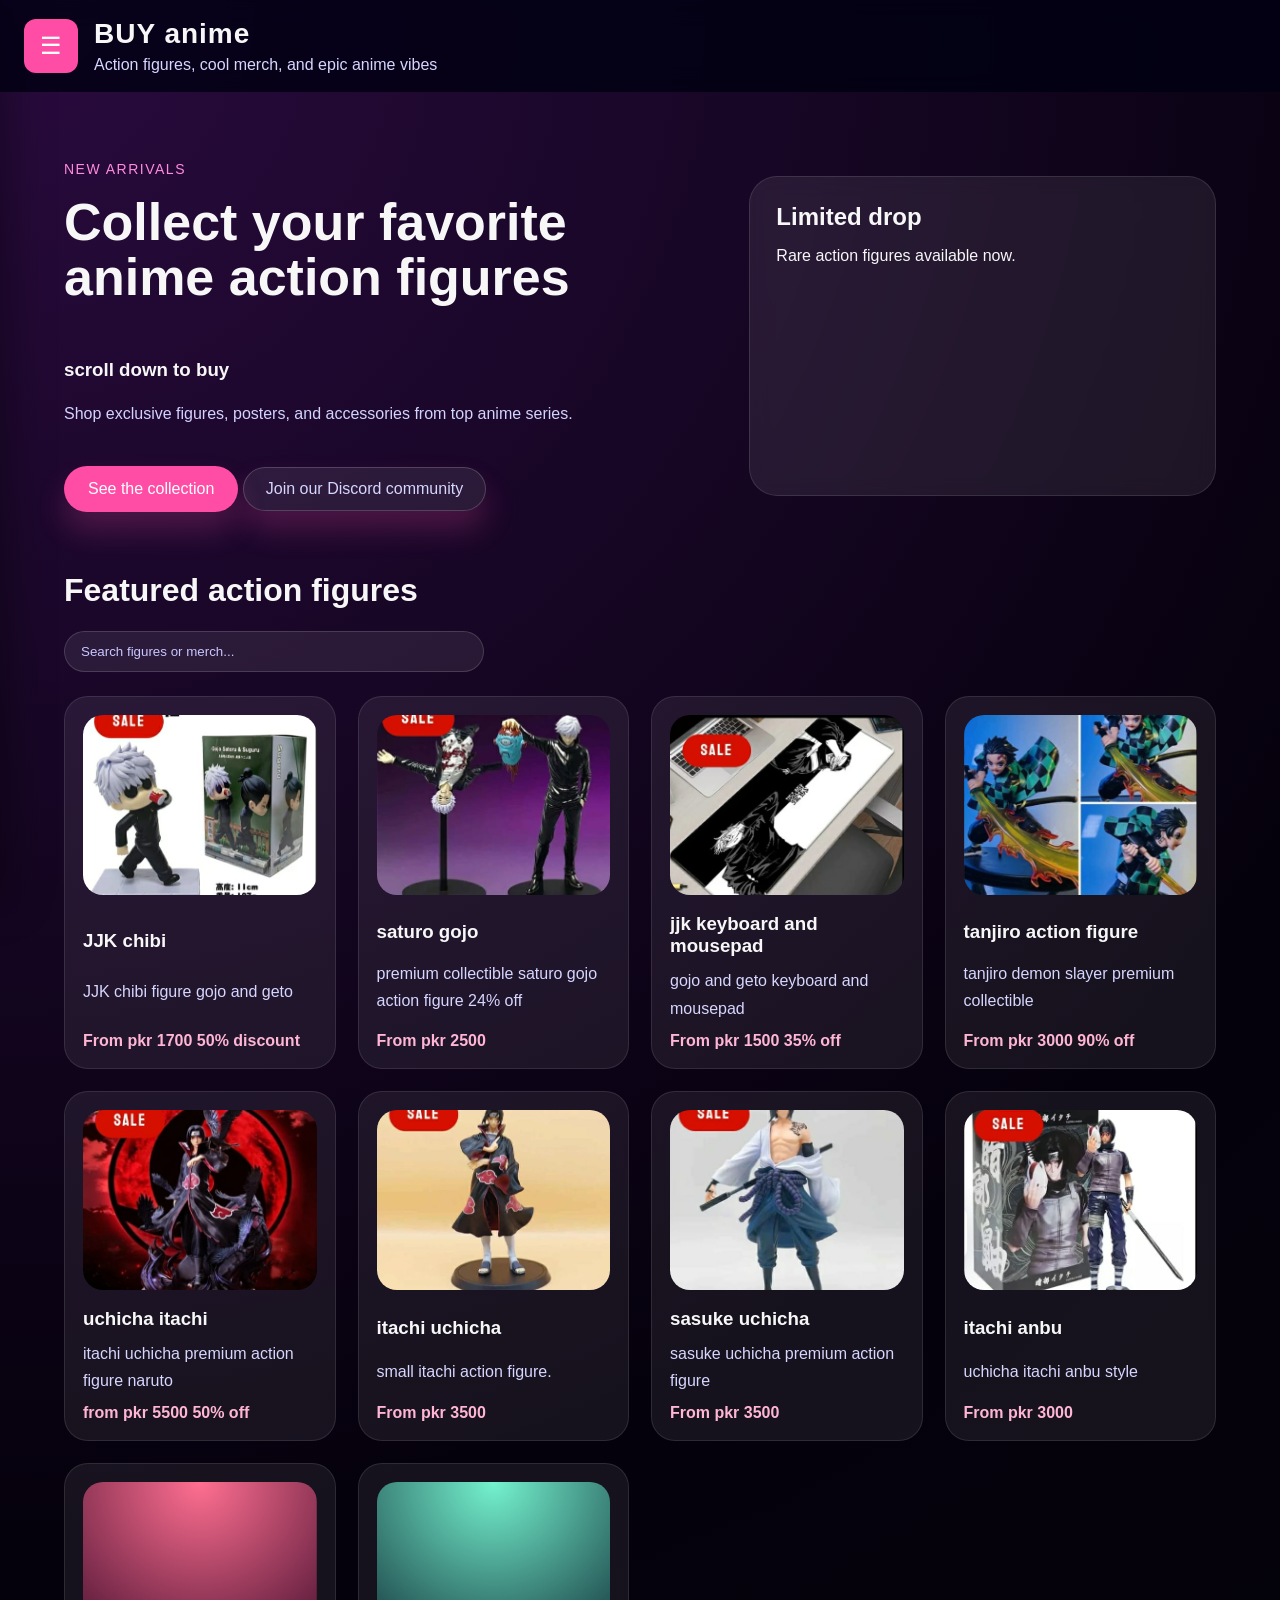
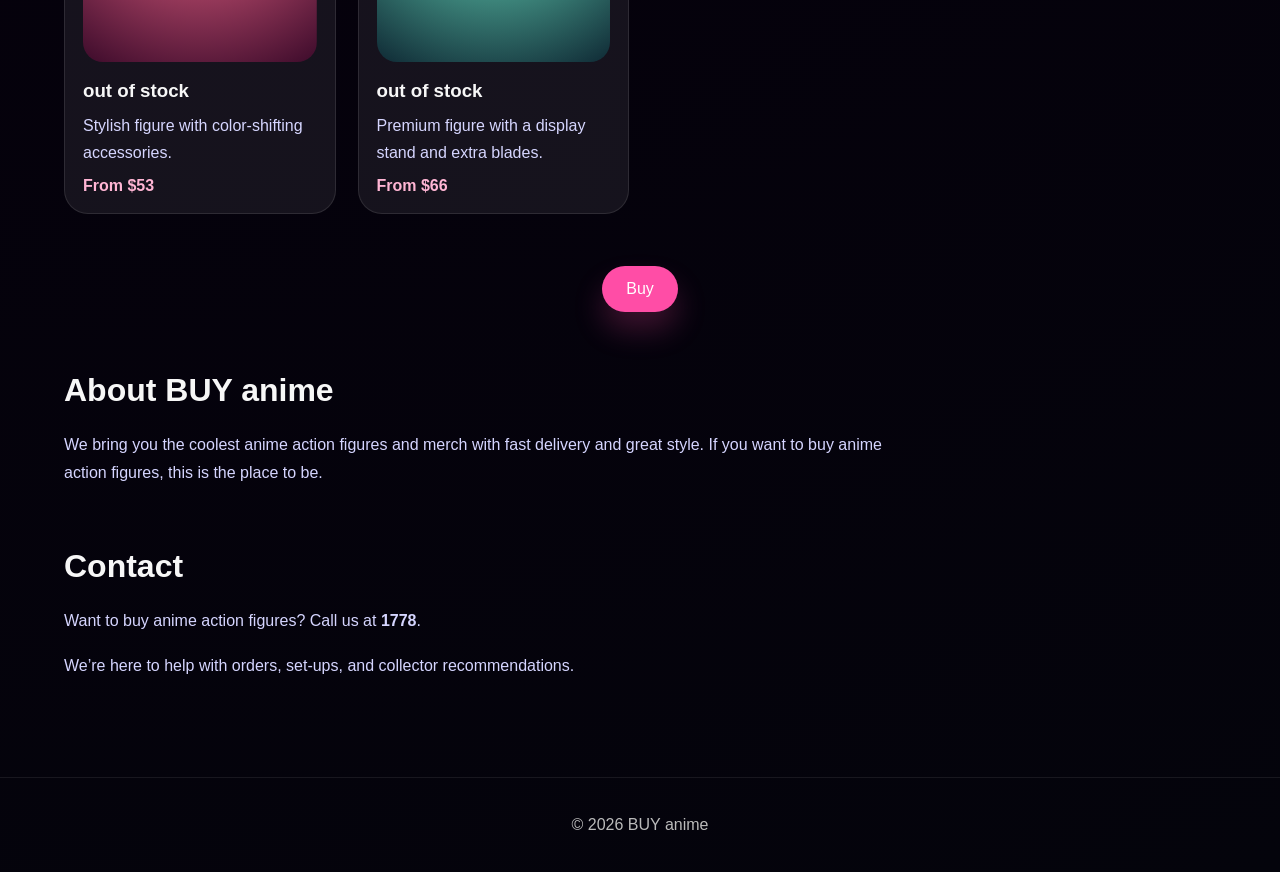
<file: index.html>
<!DOCTYPE html>
<html lang="en">
<head>
    <meta charset="UTF-8">
    <meta name="viewport" content="width=device-width, initial-scale=1.0">
    <title>lootverse-shop anime</title>
    <link rel="stylesheet" href="BUY-anime.css">
    <script src="BUY-anime.js" defer></script>
    <meta name="description" content="Anime deals too good to miss! Grab figures, collectibles, keycaps, mousepads, and more at unbelievably low prices for a limited time. Shop now at Lootverse!">
</head>
<body>
    <div id="sidebar" aria-hidden="true">
        <div class="sidebar-header">
            <h2>BUY anime Menu</h2>
        </div>
        <nav>
            <a href="#contact">Contact</a>
            <a href="#hero">Home</a>
            <a href="#products">Figures</a>
            <a href="#about">About</a>
            <a href="https://discord.gg/ZJcQjzd5F" target="_blank" rel="noopener noreferrer">Discord Community</a>
        </nav>
    </div>

    <header>
        <button id="sidebarBtn" aria-controls="sidebar" aria-expanded="false">☰</button>
        <div class="logo">
            <h1>BUY anime</h1>
            <p>Action figures, cool merch, and epic anime vibes</p>
        </div>
    </header>

    <main>
        <section id="hero" class="hero">
            <div class="hero-copy">
                <span>New arrivals</span>
                <h2>Collect your favorite anime action figures</h2>
                <br> <h3>scroll down to buy</h3>
                <p>Shop exclusive figures, posters, and accessories from top anime series.</p>
                <a href="#products" class="btn">See the collection</a>
                <a href="https://discord.gg/ZJcQjzd5F" class="btn discord-btn" target="_blank" rel="noopener noreferrer">Join our Discord community</a>
            </div>
            <div class="hero-image">
                <div class="card promo-card">
                    <h3>Limited drop</h3>
                    <p>Rare action figures available now.</p>
                </div>
            </div>
        </section>

        <section id="products" class="section products">
            <h2>Featured action figures</h2>
            <div class="search-bar">
                <label for="productSearch" class="sr-only">Search products</label>
                <input type="search" id="productSearch" placeholder="Search figures or merch...">
            </div>
            <div class="grid" id="productsGrid"></div>
            <div class="buy-action">
                <a href="buy.html" class="btn">Buy</a>
            </div>
        </section>

        <section id="about" class="section about">
            <h2>About BUY anime</h2>
            <p>We bring you the coolest anime action figures and merch with fast delivery and great style. If you want to buy anime action figures, this is the place to be.</p>
        </section>

        <section id="contact" class="section contact">
            <h2>Contact</h2>
            <p>Want to buy anime action figures? Call us at <strong>1778</strong>.</p>
            <p>We’re here to help with orders, set-ups, and collector recommendations.</p>
        </section>
    </main>

    <footer>
        <p>© 2026 BUY anime</p>
    </footer>
</body>
</html>
</file>
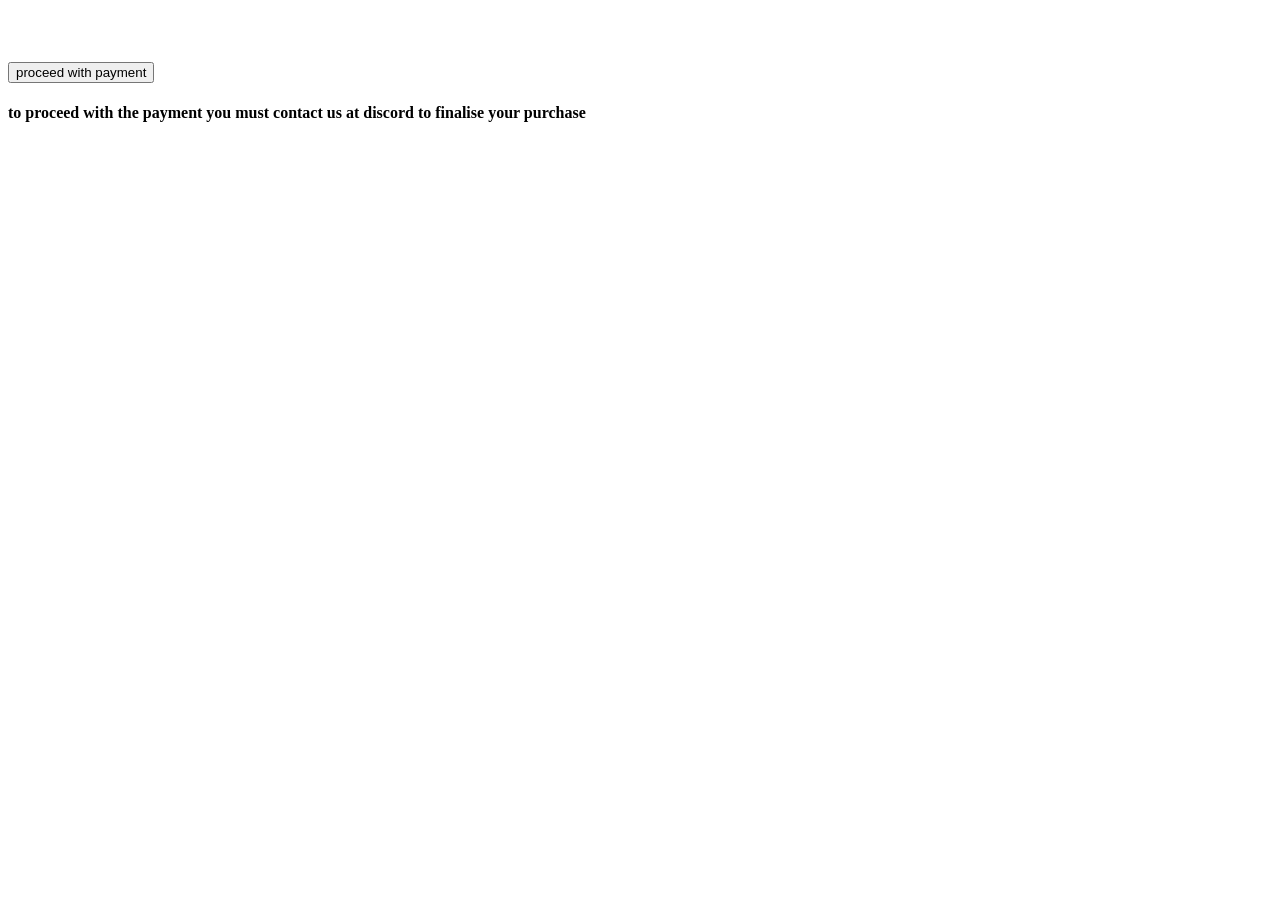
<file: buy.html>
<html>
<a href="https://discord.gg/ZJcQjzd5F">
  <br><br><br><button>proceed with payment</button></a>
  <h4>to proceed with the payment you must contact us at discord to finalise your purchase
</h4>
</html>
</file>
<file: BUY-anime.css>
* {
    box-sizing: border-box;
}

body {
    margin: 0;
    font-family: 'Segoe UI', Tahoma, Geneva, Verdana, sans-serif;
    color: #f7f7f7;
    background: radial-gradient(circle at top left, #2a0b3f 0%, #05010c 55%, #04040c 100%);
    min-height: 100vh;
}

header {
    position: sticky;
    top: 0;
    z-index: 30;
    display: flex;
    align-items: center;
    gap: 16px;
    padding: 18px 24px;
    background: rgba(1, 0, 18, 0.8);
    backdrop-filter: blur(12px);
}

#sidebarBtn {
    position: relative;
    z-index: 31;
    background: #ff4da6;
    border: none;
    color: #fff;
    font-size: 24px;
    width: 54px;
    height: 54px;
    border-radius: 12px;
    cursor: pointer;
}

.logo h1 {
    margin: 0;
    font-size: 28px;
    letter-spacing: 1px;
}

.logo p {
    margin: 6px 0 0;
    color: #d6d6ff;
}

#sidebar {
    position: fixed;
    left: 0;
    top: 0;
    bottom: 0;
    width: 270px;
    padding: 24px;
    background: linear-gradient(180deg, rgba(18, 0, 35, 0.98), rgba(15, 4, 28, 0.98));
    transform: translateX(-100%);
    transition: transform 0.3s ease;
    box-shadow: 10px 0 40px rgba(0, 0, 0, 0.35);
    color: #fff;
    z-index: 20;
}

#sidebar.open {
    transform: translateX(0);
}

.sidebar-header h2 {
    margin-top: 0;
    margin-bottom: 24px;
    font-size: 22px;
}

#sidebar nav {
    display: flex;
    flex-direction: column;
    gap: 12px;
}

#sidebar nav a {
    text-decoration: none;
    color: #dcdcff;
    font-size: 16px;
    padding: 10px 14px;
    border-radius: 10px;
    transition: background 0.2s ease;
}

#sidebar nav a:hover {
    background: rgba(255, 77, 166, 0.18);
}

main {
    padding: 28px 24px 80px;
    max-width: 1200px;
    margin: 0 auto;
}

.hero {
    display: grid;
    grid-template-columns: 1.4fr 1fr;
    gap: 32px;
    align-items: center;
    margin-top: 40px;
}

.hero-copy span {
    display: inline-block;
    margin-bottom: 18px;
    color: #ff8bdf;
    text-transform: uppercase;
    letter-spacing: 1.5px;
    font-size: 14px;
}

.hero-copy h2 {
    margin: 0 0 18px;
    font-size: clamp(36px, 5vw, 52px);
    line-height: 1.05;
}

.hero-copy p {
    max-width: 520px;
    line-height: 1.8;
    color: #d3d3ff;
}

.btn {
    display: inline-block;
    margin-top: 22px;
    padding: 14px 24px;
    background: #ff4da6;
    color: #fff;
    border-radius: 999px;
    text-decoration: none;
    box-shadow: 0 18px 30px rgba(255, 77, 166, 0.22);
}

.discord-btn {
    display: inline-block;
    margin-top: 14px;
    padding: 12px 22px;
    background: rgba(255, 255, 255, 0.08);
    border: 1px solid rgba(255, 255, 255, 0.18);
    color: #d6d6ff;
}

.hero-image {
    display: grid;
    place-items: center;
}

.promo-card {
    width: 100%;
    min-height: 320px;
    border-radius: 28px;
    background: rgba(255, 255, 255, 0.08);
    border: 1px solid rgba(255, 255, 255, 0.11);
    padding: 26px;
    backdrop-filter: blur(10px);
}

.promo-card h3 {
    margin: 0 0 16px;
    font-size: 24px;
}

.section {
    margin-top: 60px;
}

.section h2 {
    margin-bottom: 22px;
    font-size: 32px;
}

.search-bar {
    margin-bottom: 24px;
}

.search-bar input {
    width: 100%;
    max-width: 420px;
    padding: 12px 16px;
    border-radius: 999px;
    border: 1px solid rgba(255, 255, 255, 0.15);
    background: rgba(255, 255, 255, 0.08);
    color: #fff;
    outline: none;
}

.search-bar input::placeholder {
    color: #c8c8ff;
}

.products .grid {
    display: grid;
    gap: 22px;
    grid-template-columns: repeat(auto-fit, minmax(240px, 1fr));
}

.product-card {
    background: rgba(255, 255, 255, 0.07);
    border: 1px solid rgba(255, 255, 255, 0.1);
    border-radius: 24px;
    padding: 18px;
    min-height: 340px;
    display: flex;
    flex-direction: column;
    justify-content: space-between;
}

.product-card.hidden {
    display: none;
}

.buy-action {
    margin-top: 30px;
    text-align: center;
}

.product-image {
    height: 180px;
    border-radius: 20px;
    background-size: cover;
    background-position: center;
    margin-bottom: 18px;
}

.anime1 { background-image: url('1'); }
.anime2 { background-image: url('2'); }
.anime3 { background-image: url('3'); }
.anime4 { background-image: url('4'); }
.anime5 { background-image: url('5'); }
.anime6 { background-image: url('6'); }
.anime7 { background-image: url('7'); }
.anime8 { background-image: url('8'); }
.anime9 { background-image: radial-gradient(circle at top, #ff6f91 0%, #3d0b2b 100%); }
.anime10 { background-image: radial-gradient(circle at top, #74f2ce 0%, #0f2a35 100%); }

.product-card h3 {
    margin: 0 0 10px;
}

.product-card p {
    margin: 0 0 10px;
    color: #d6d6ff;
    line-height: 1.7;
}

.product-card span {
    color: #ffb5d4;
    font-weight: 600;
}

.no-results {
    color: #d6d6ff;
    padding: 16px 0;
}

.sr-only {
    position: absolute;
    width: 1px;
    height: 1px;
    padding: 0;
    margin: -1px;
    overflow: hidden;
    clip: rect(0, 0, 0, 0);
    white-space: nowrap;
    border: 0;
}

.about p,
.contact p {
    max-width: 820px;
    color: #d5d5ff;
    line-height: 1.8;
}

footer {
    padding: 22px 24px;
    text-align: center;
    color: #bbb;
    border-top: 1px solid rgba(255,255,255,0.08);
}

@media (max-width: 820px) {
    .hero {
        grid-template-columns: 1fr;
    }

    header {
        flex-direction: column;
        align-items: flex-start;
    }
}
</file>
